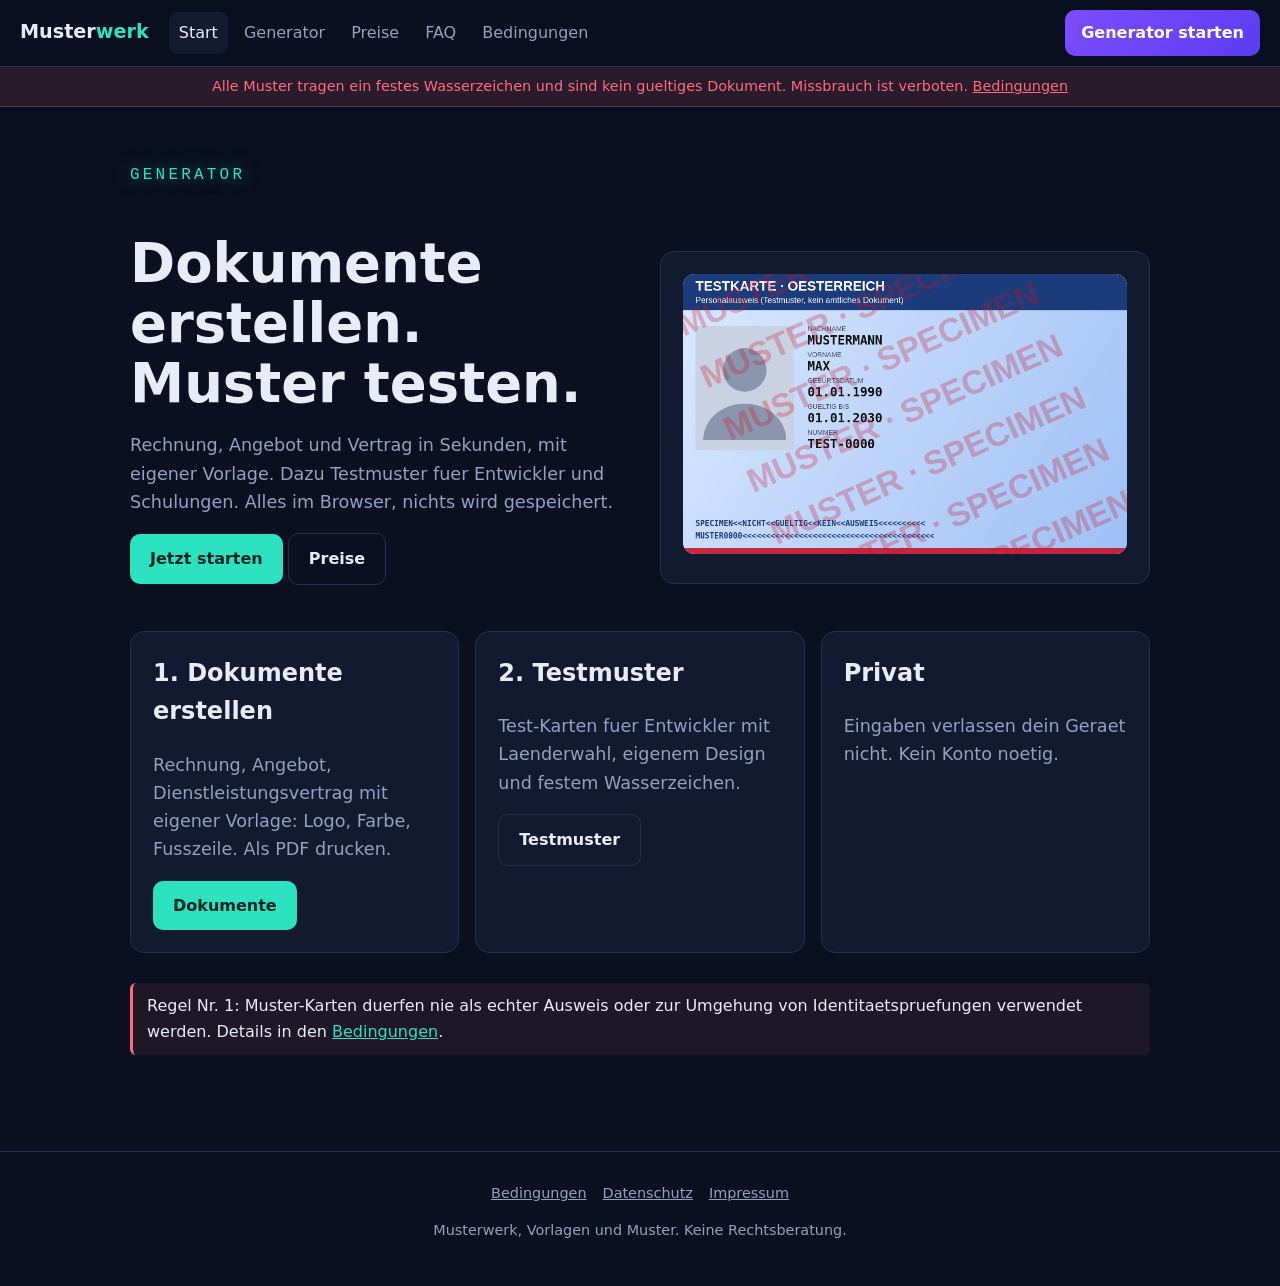
<file: index.html>
<!doctype html>
<html lang="de"><head><meta charset="utf-8"><meta name="viewport" content="width=device-width,initial-scale=1">
<meta name="robots" content="noindex">
<title>Musterwerk: Dokument-Generator und Muster-Karten</title>
<meta name="description" content="Rechnungen, Angebote und Vertraege erstellen, plus klar gekennzeichnete Muster-Ausweise fuer Tests und Schulungen.">
<link rel="stylesheet" href="style.css"></head><body>
<div id="nav"></div>
<main id="main">
<p class="neon">GENERATOR</p>
<section class="hero">
<div><h1>Dokumente erstellen. Muster testen.</h1>
<p class="sub">Rechnung, Angebot und Vertrag in Sekunden, mit eigener Vorlage. Dazu Testmuster fuer Entwickler und Schulungen. Alles im Browser, nichts wird gespeichert.</p>
<p><a class="btn" href="generator.html">Jetzt starten</a> <a class="btn alt" href="preise.html">Preise</a></p></div>
<div class="card"><canvas id="card" width="856" height="540" aria-label="Beispiel einer Muster-Karte"></canvas></div>
</section>
<div class="grid">
<div class="card"><h2 style="margin-top:0">1. Dokumente erstellen</h2><p class="sub">Rechnung, Angebot, Dienstleistungsvertrag mit eigener Vorlage: Logo, Farbe, Fusszeile. Als PDF drucken.</p><a class="btn" href="generator.html#doc">Dokumente</a></div>
<div class="card"><h2 style="margin-top:0">2. Testmuster</h2><p class="sub">Test-Karten fuer Entwickler mit Laenderwahl, eigenem Design und festem Wasserzeichen.</p><a class="btn alt" href="generator.html#card">Testmuster</a></div>
<div class="card"><h2 style="margin-top:0">Privat</h2><p class="sub">Eingaben verlassen dein Geraet nicht. Kein Konto noetig.</p></div>
</div>
<p class="note" style="margin-top:30px">Regel Nr. 1: Muster-Karten duerfen nie als echter Ausweis oder zur Umgehung von Identitaetspruefungen verwendet werden. Details in den <a href="bedingungen.html">Bedingungen</a>.</p>
</main>
<div id="foot"></div>
<script src="app.js"></script>
</body></html>
</file>
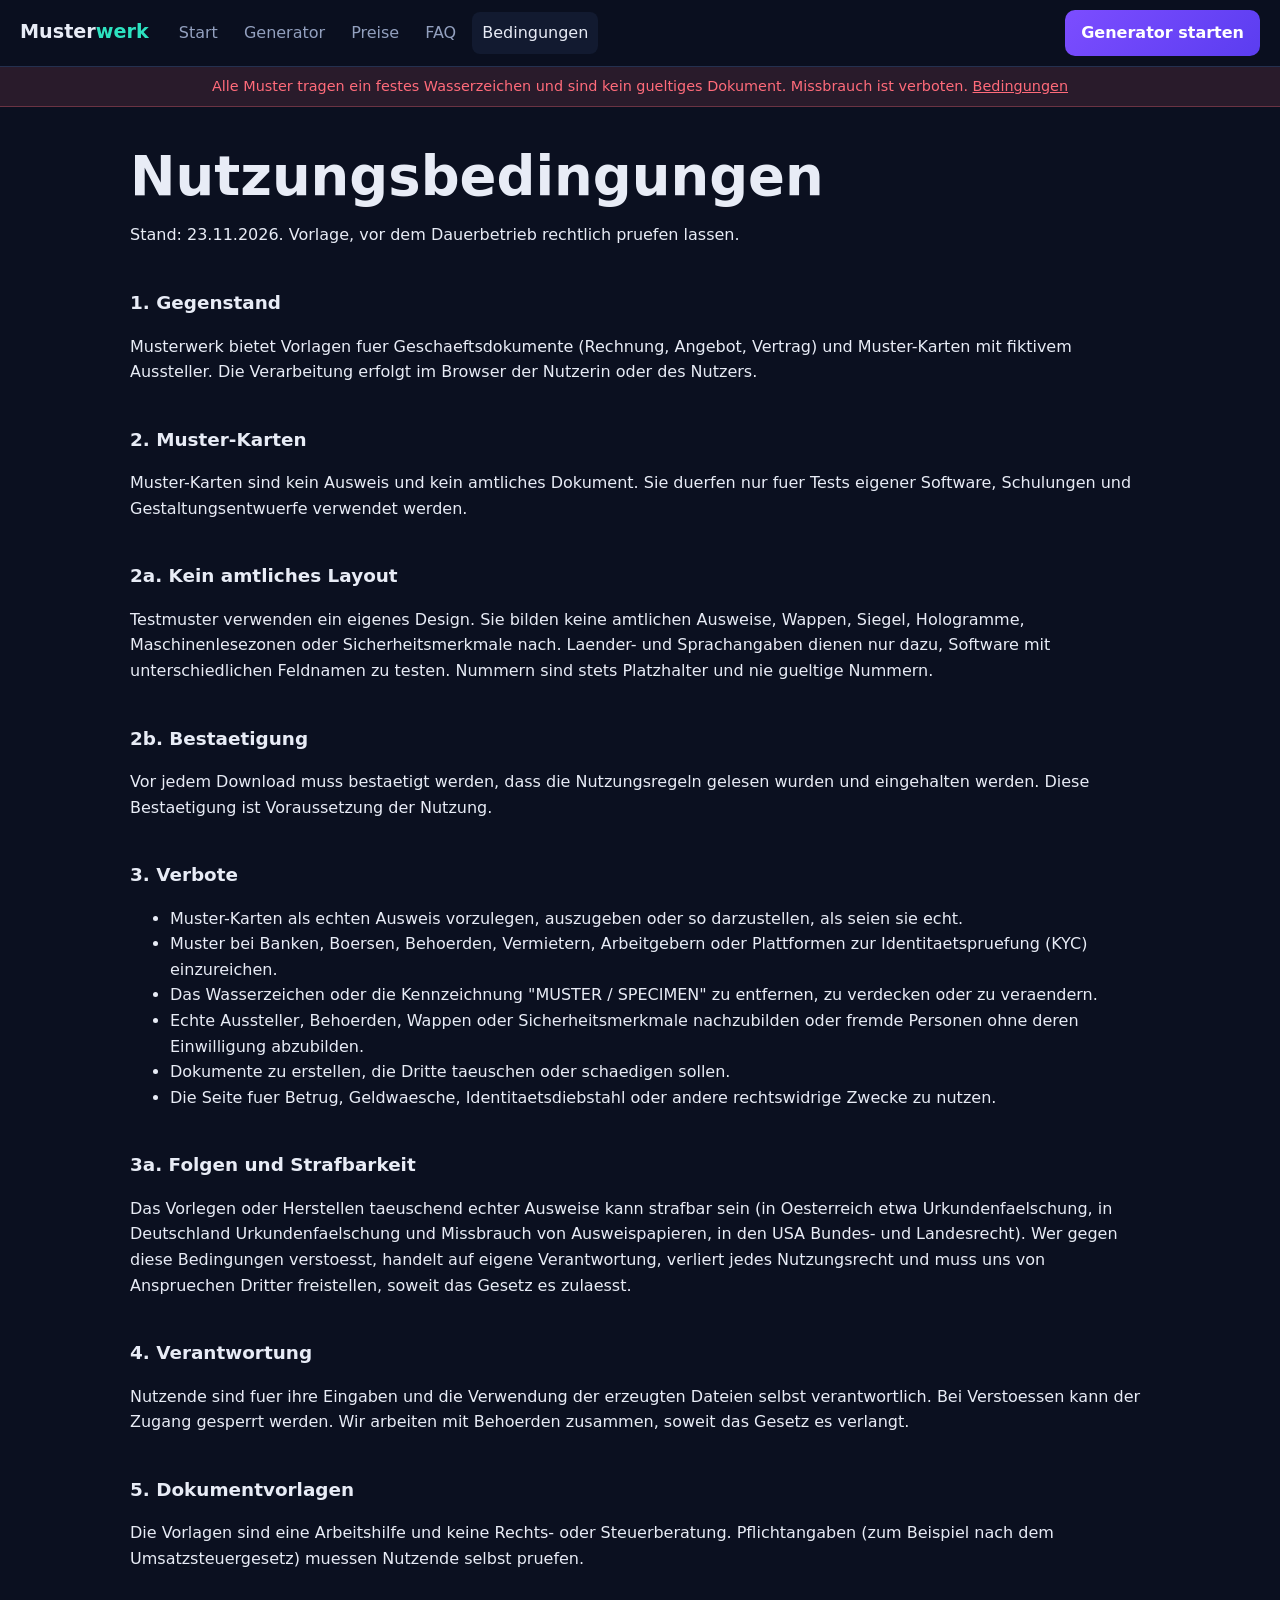
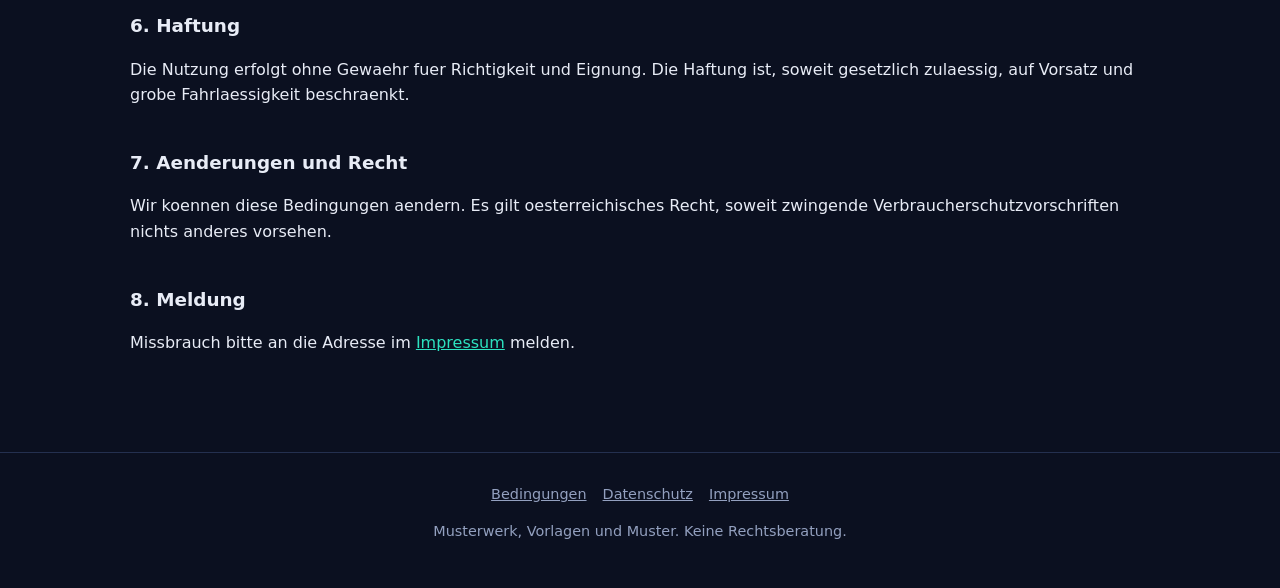
<file: bedingungen.html>
<!doctype html>
<html lang="de"><head><meta charset="utf-8"><meta name="viewport" content="width=device-width,initial-scale=1">
<meta name="robots" content="noindex">
<title>Nutzungsbedingungen | Musterwerk</title>
<link rel="stylesheet" href="style.css"></head><body>
<div id="nav"></div>
<main id="main" class="legal">
<h1>Nutzungsbedingungen</h1>
<p>Stand: 23.11.2026. Vorlage, vor dem Dauerbetrieb rechtlich pruefen lassen.</p>
<h2>1. Gegenstand</h2><p>Musterwerk bietet Vorlagen fuer Geschaeftsdokumente (Rechnung, Angebot, Vertrag) und Muster-Karten mit fiktivem Aussteller. Die Verarbeitung erfolgt im Browser der Nutzerin oder des Nutzers.</p>
<h2>2. Muster-Karten</h2><p>Muster-Karten sind kein Ausweis und kein amtliches Dokument. Sie duerfen nur fuer Tests eigener Software, Schulungen und Gestaltungsentwuerfe verwendet werden.</p>
<h2>2a. Kein amtliches Layout</h2><p>Testmuster verwenden ein eigenes Design. Sie bilden keine amtlichen Ausweise, Wappen, Siegel, Hologramme, Maschinenlesezonen oder Sicherheitsmerkmale nach. Laender- und Sprachangaben dienen nur dazu, Software mit unterschiedlichen Feldnamen zu testen. Nummern sind stets Platzhalter und nie gueltige Nummern.</p>
<h2>2b. Bestaetigung</h2><p>Vor jedem Download muss bestaetigt werden, dass die Nutzungsregeln gelesen wurden und eingehalten werden. Diese Bestaetigung ist Voraussetzung der Nutzung.</p>
<h2>3. Verbote</h2>
<ul>
<li>Muster-Karten als echten Ausweis vorzulegen, auszugeben oder so darzustellen, als seien sie echt.</li>
<li>Muster bei Banken, Boersen, Behoerden, Vermietern, Arbeitgebern oder Plattformen zur Identitaetspruefung (KYC) einzureichen.</li>
<li>Das Wasserzeichen oder die Kennzeichnung "MUSTER / SPECIMEN" zu entfernen, zu verdecken oder zu veraendern.</li>
<li>Echte Aussteller, Behoerden, Wappen oder Sicherheitsmerkmale nachzubilden oder fremde Personen ohne deren Einwilligung abzubilden.</li>
<li>Dokumente zu erstellen, die Dritte taeuschen oder schaedigen sollen.</li>
<li>Die Seite fuer Betrug, Geldwaesche, Identitaetsdiebstahl oder andere rechtswidrige Zwecke zu nutzen.</li>
</ul>
<h2>3a. Folgen und Strafbarkeit</h2><p>Das Vorlegen oder Herstellen taeuschend echter Ausweise kann strafbar sein (in Oesterreich etwa Urkundenfaelschung, in Deutschland Urkundenfaelschung und Missbrauch von Ausweispapieren, in den USA Bundes- und Landesrecht). Wer gegen diese Bedingungen verstoesst, handelt auf eigene Verantwortung, verliert jedes Nutzungsrecht und muss uns von Anspruechen Dritter freistellen, soweit das Gesetz es zulaesst.</p>
<h2>4. Verantwortung</h2><p>Nutzende sind fuer ihre Eingaben und die Verwendung der erzeugten Dateien selbst verantwortlich. Bei Verstoessen kann der Zugang gesperrt werden. Wir arbeiten mit Behoerden zusammen, soweit das Gesetz es verlangt.</p>
<h2>5. Dokumentvorlagen</h2><p>Die Vorlagen sind eine Arbeitshilfe und keine Rechts- oder Steuerberatung. Pflichtangaben (zum Beispiel nach dem Umsatzsteuergesetz) muessen Nutzende selbst pruefen.</p>
<h2>6. Haftung</h2><p>Die Nutzung erfolgt ohne Gewaehr fuer Richtigkeit und Eignung. Die Haftung ist, soweit gesetzlich zulaessig, auf Vorsatz und grobe Fahrlaessigkeit beschraenkt.</p>
<h2>7. Aenderungen und Recht</h2><p>Wir koennen diese Bedingungen aendern. Es gilt oesterreichisches Recht, soweit zwingende Verbraucherschutzvorschriften nichts anderes vorsehen.</p>
<h2>8. Meldung</h2><p>Missbrauch bitte an die Adresse im <a href="impressum.html">Impressum</a> melden.</p>
</main>
<div id="foot"></div><script src="app.js"></script></body></html>
</file>
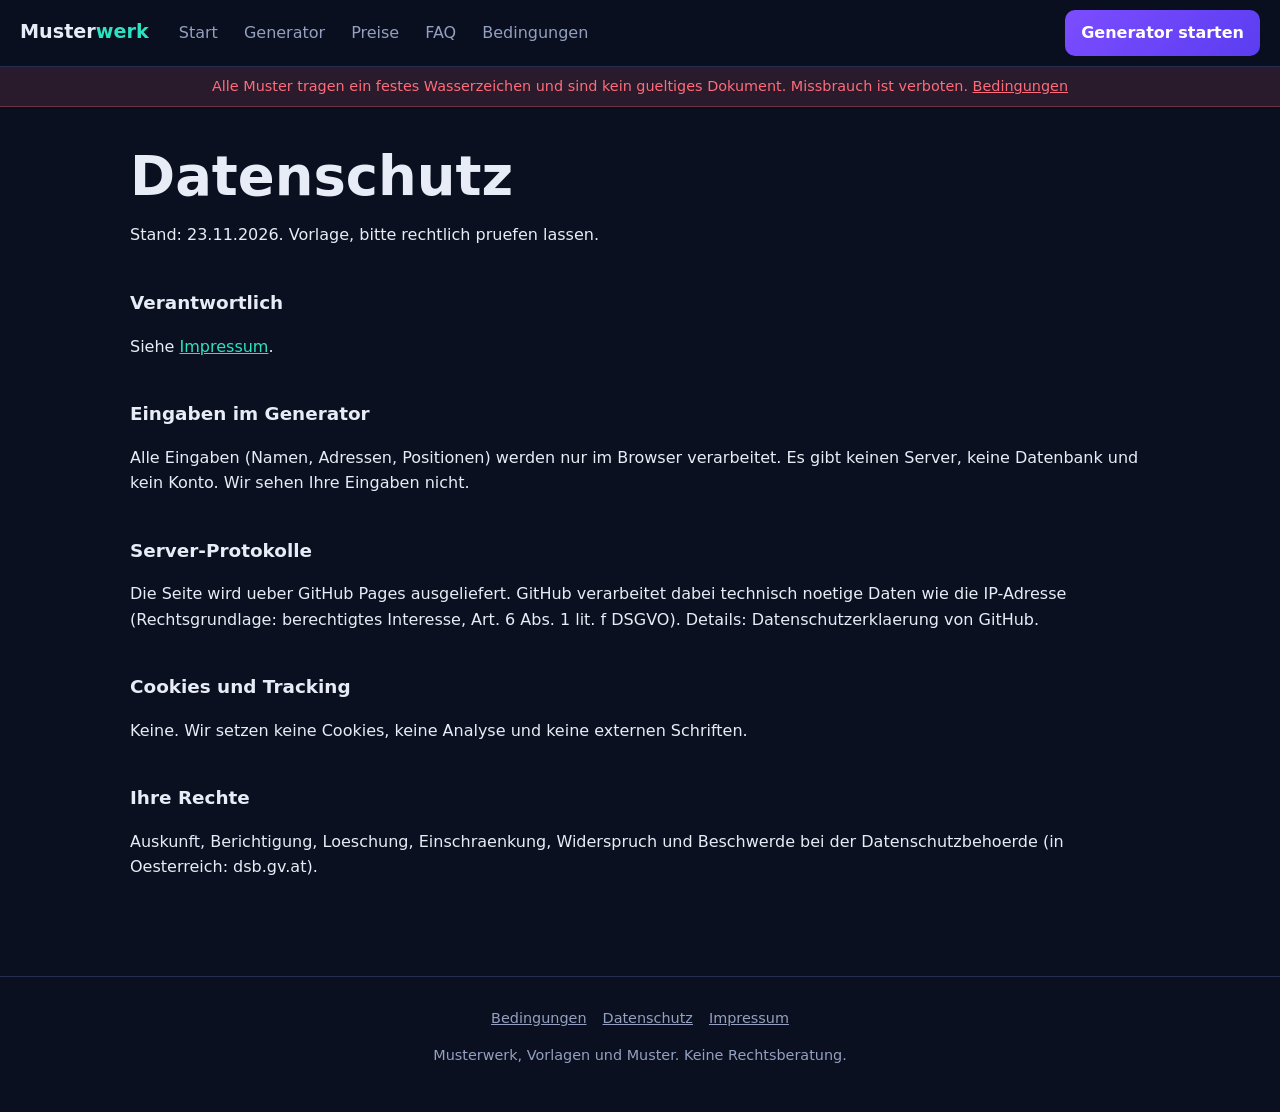
<file: datenschutz.html>
<!doctype html>
<html lang="de"><head><meta charset="utf-8"><meta name="viewport" content="width=device-width,initial-scale=1">
<meta name="robots" content="noindex">
<title>Datenschutz | Musterwerk</title>
<link rel="stylesheet" href="style.css"></head><body>
<div id="nav"></div>
<main id="main" class="legal">
<h1>Datenschutz</h1>
<p>Stand: 23.11.2026. Vorlage, bitte rechtlich pruefen lassen.</p>
<h2>Verantwortlich</h2><p>Siehe <a href="impressum.html">Impressum</a>.</p>
<h2>Eingaben im Generator</h2><p>Alle Eingaben (Namen, Adressen, Positionen) werden nur im Browser verarbeitet. Es gibt keinen Server, keine Datenbank und kein Konto. Wir sehen Ihre Eingaben nicht.</p>
<h2>Server-Protokolle</h2><p>Die Seite wird ueber GitHub Pages ausgeliefert. GitHub verarbeitet dabei technisch noetige Daten wie die IP-Adresse (Rechtsgrundlage: berechtigtes Interesse, Art. 6 Abs. 1 lit. f DSGVO). Details: Datenschutzerklaerung von GitHub.</p>
<h2>Cookies und Tracking</h2><p>Keine. Wir setzen keine Cookies, keine Analyse und keine externen Schriften.</p>
<h2>Ihre Rechte</h2><p>Auskunft, Berichtigung, Loeschung, Einschraenkung, Widerspruch und Beschwerde bei der Datenschutzbehoerde (in Oesterreich: dsb.gv.at).</p>
</main>
<div id="foot"></div><script src="app.js"></script></body></html>
</file>
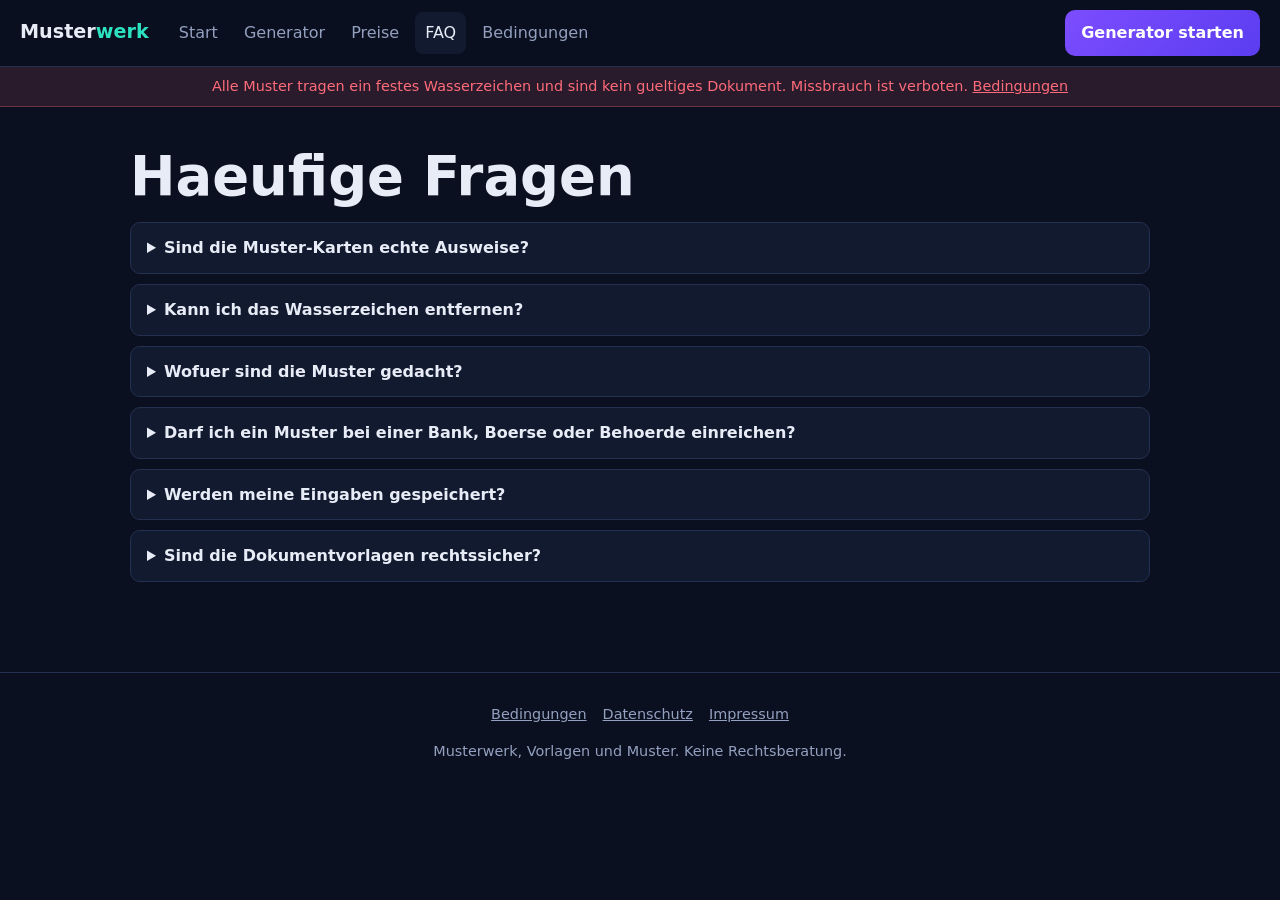
<file: faq.html>
<!doctype html>
<html lang="de"><head><meta charset="utf-8"><meta name="viewport" content="width=device-width,initial-scale=1">
<meta name="robots" content="noindex">
<title>FAQ | Musterwerk</title>
<link rel="stylesheet" href="style.css"></head><body>
<div id="nav"></div>
<main id="main">
<h1>Haeufige Fragen</h1>
<details><summary>Sind die Muster-Karten echte Ausweise?</summary><p>Nein. Sie haben ein eigenes Design ohne amtliches Layout, tragen ein festes Wasserzeichen "MUSTER / SPECIMEN" und sind kein gueltiges Dokument. Die Laenderwahl aendert nur Feldnamen und Sprache.</p></details>
<details><summary>Kann ich das Wasserzeichen entfernen?</summary><p>Nein, es ist Teil der Funktion. Es zu entfernen oder zu uebermalen ist nach den Bedingungen verboten.</p></details>
<details><summary>Wofuer sind die Muster gedacht?</summary><p>Fuer Tests eigener Apps (zum Beispiel Upload und Anzeige), fuer Schulungen und fuer Gestaltungsentwuerfe.</p></details>
<details><summary>Darf ich ein Muster bei einer Bank, Boerse oder Behoerde einreichen?</summary><p>Nein. Das waere Taeuschung und kann strafbar sein. Muster sind dafuer nie zulaessig.</p></details>
<details><summary>Werden meine Eingaben gespeichert?</summary><p>Nein. Alles wird im Browser berechnet und nicht an einen Server gesendet.</p></details>
<details><summary>Sind die Dokumentvorlagen rechtssicher?</summary><p>Sie sind eine Arbeitshilfe, keine Rechtsberatung. Lass wichtige Vertraege pruefen.</p></details>
</main>
<div id="foot"></div><script src="app.js"></script></body></html>
</file>
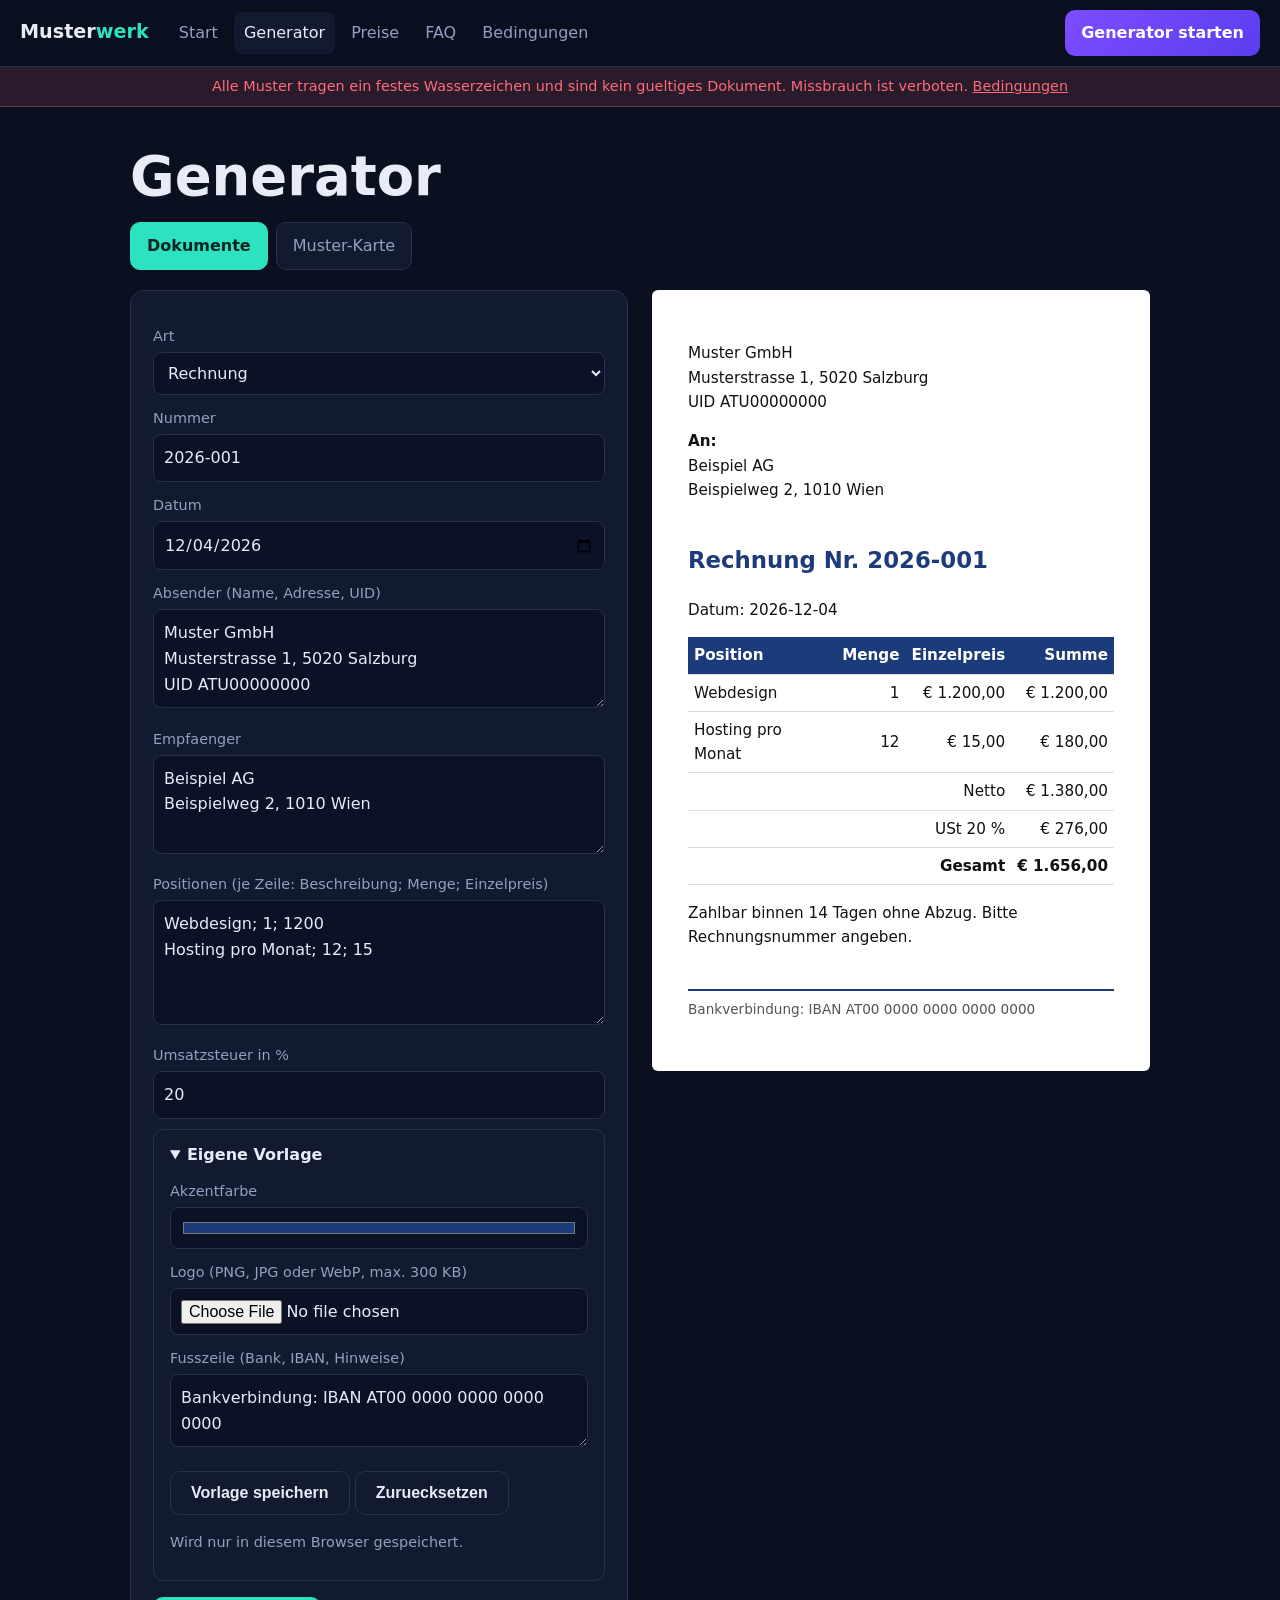
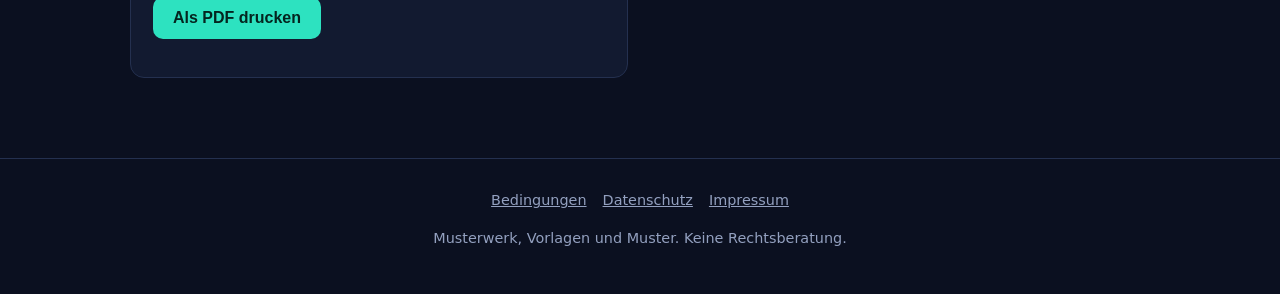
<file: generator.html>
<!doctype html>
<html lang="de"><head><meta charset="utf-8"><meta name="viewport" content="width=device-width,initial-scale=1">
<meta name="robots" content="noindex">
<title>Generator | Musterwerk</title>
<link rel="stylesheet" href="style.css"></head><body>
<div id="nav"></div>
<main id="main">
<h1>Generator</h1>
<div class="tabs" role="tablist">
<button role="tab" aria-selected="true" data-p="p-doc">Dokumente</button>
<button role="tab" aria-selected="false" data-p="p-card">Muster-Karte</button>
</div>

<section id="p-doc" class="two">
<form id="dform" class="card" onsubmit="return false">
<label for="dtype">Art</label><select id="dtype"><option value="rechnung">Rechnung</option><option value="angebot">Angebot</option><option value="vertrag">Dienstleistungsvertrag</option></select>
<label for="nr">Nummer</label><input id="nr" value="2026-001">
<label for="date">Datum</label><input id="date" type="date">
<label for="from">Absender (Name, Adresse, UID)</label><textarea id="from" rows="3">Muster GmbH
Musterstrasse 1, 5020 Salzburg
UID ATU00000000</textarea>
<label for="to">Empfaenger</label><textarea id="to" rows="3">Beispiel AG
Beispielweg 2, 1010 Wien</textarea>
<label for="items">Positionen (je Zeile: Beschreibung; Menge; Einzelpreis)</label>
<textarea id="items" rows="4">Webdesign; 1; 1200
Hosting pro Monat; 12; 15</textarea>
<label for="vat">Umsatzsteuer in %</label><input id="vat" type="number" value="20" min="0" max="30" step="0.5">
<details open><summary>Eigene Vorlage</summary>
<label for="accent">Akzentfarbe</label><input id="accent" type="color" value="#1c3b7a" style="height:42px">
<label for="logo">Logo (PNG, JPG oder WebP, max. 300 KB)</label><input id="logo" type="file" accept="image/png,image/jpeg,image/webp">
<label for="foot2">Fusszeile (Bank, IBAN, Hinweise)</label><textarea id="foot2" rows="2">Bankverbindung: IBAN AT00 0000 0000 0000 0000</textarea>
<p><button class="btn alt" id="tsave" type="button">Vorlage speichern</button> <button class="btn alt" id="treset" type="button">Zuruecksetzen</button></p>
<p class="sub" id="tmsg" role="status" style="font-size:.9rem">Wird nur in diesem Browser gespeichert.</p></details>
<p><button class="btn" id="print" type="button">Als PDF drucken</button></p>
</form>
<div id="doc" class="doc" aria-live="polite"></div>
</section>

<section id="p-card" class="two" hidden>
<form class="card" onsubmit="return false">
<p class="note">Eigenes Design, kein amtliches Layout, festes Wasserzeichen. Das Wasserzeichen laesst sich nicht abschalten. Nur fuer Tests und Schulungen.</p>
<label for="ctry">Land (Feldnamen und Sprache)</label><select id="ctry"><option value="AT">Oesterreich</option><option value="DE">Deutschland</option><option value="FI">Finnland</option><option value="US">USA</option></select>
<label for="kind">Karten-Art</label><select id="kind"><option>Personalausweis</option><option>Fuehrerschein</option><option>Aufenthaltskarte</option></select>
<label for="theme">Farbe</label><select id="theme"><option value="blau">Blau</option><option value="gruen">Gruen</option><option value="rot">Rot</option></select>
<label for="sn">Nachname</label><input id="sn" value="MUSTERMANN" maxlength="28">
<label for="gn">Vorname</label><input id="gn" value="MAX" maxlength="28">
<label for="bd">Geburtsdatum</label><input id="bd" value="01.01.1990" maxlength="28">
<label for="ex">Gueltig bis</label><input id="ex" value="01.01.2030" maxlength="28">
<p><label style="display:flex;gap:10px;align-items:flex-start;color:var(--text)"><input id="ok" type="checkbox" style="width:auto;margin-top:5px"><span>Ich nutze das Testmuster nur fuer Tests eigener Software, Schulungen oder Entwuerfe. Ich lege es nie als echten Ausweis vor, reiche es nie zur Identitaetspruefung ein und entferne das Wasserzeichen nicht. Ich habe die <a href="bedingungen.html" target="_blank" rel="noopener">Bedingungen</a> gelesen.</span></label></p>
<p id="okmsg" class="note" hidden role="alert">Bitte zuerst bestaetigen.</p>
<p><button class="btn" id="dl" type="button">Als PNG speichern</button></p>
</form>
<div class="card"><canvas id="card" width="856" height="540" aria-label="Vorschau der Muster-Karte"></canvas></div>
</section>
</main>
<div id="foot"></div>
<script src="app.js"></script>
</body></html>
</file>
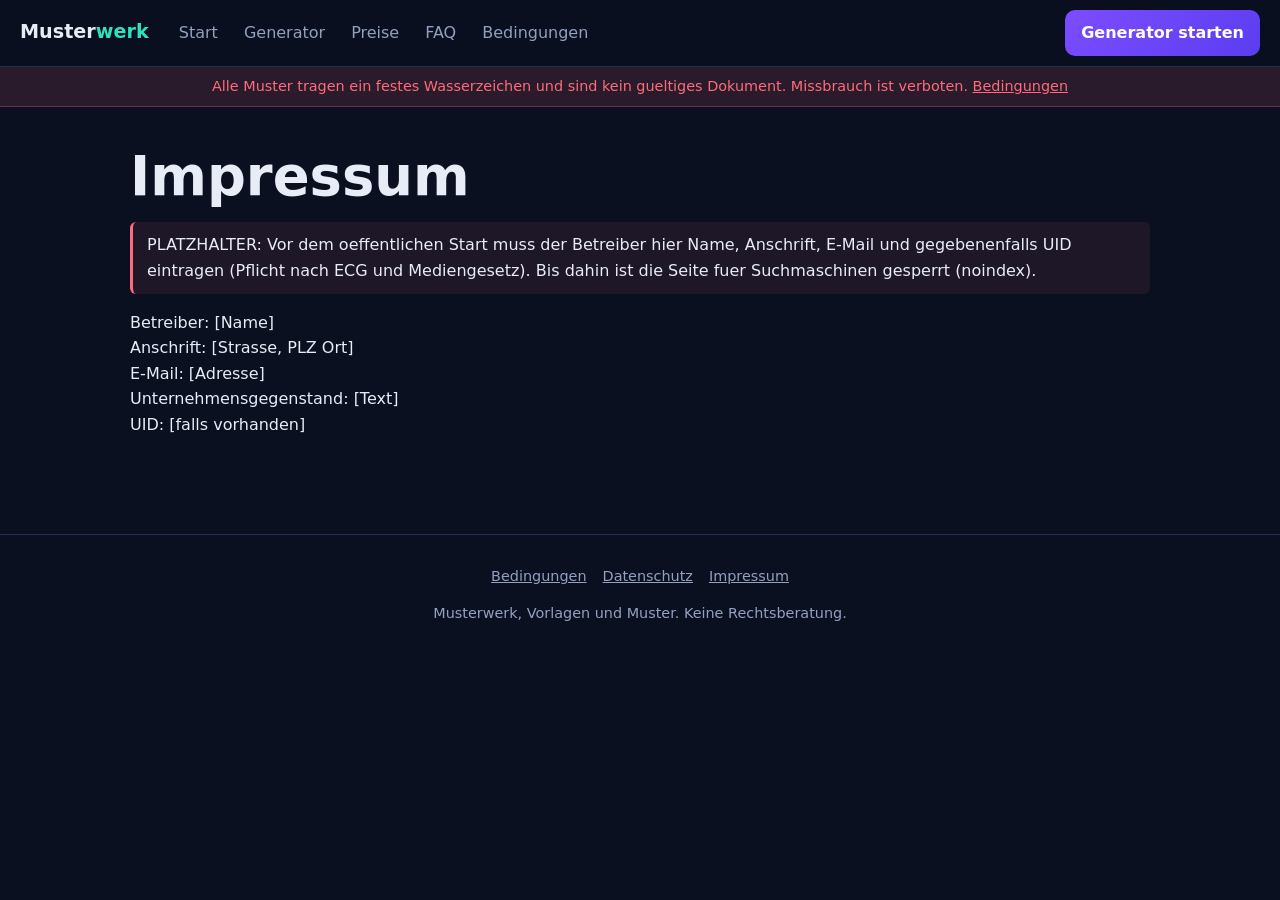
<file: impressum.html>
<!doctype html>
<html lang="de"><head><meta charset="utf-8"><meta name="viewport" content="width=device-width,initial-scale=1">
<meta name="robots" content="noindex">
<title>Impressum | Musterwerk</title>
<link rel="stylesheet" href="style.css"></head><body>
<div id="nav"></div>
<main id="main" class="legal">
<h1>Impressum</h1>
<p class="note">PLATZHALTER: Vor dem oeffentlichen Start muss der Betreiber hier Name, Anschrift, E-Mail und gegebenenfalls UID eintragen (Pflicht nach ECG und Mediengesetz). Bis dahin ist die Seite fuer Suchmaschinen gesperrt (noindex).</p>
<p>Betreiber: [Name]<br>Anschrift: [Strasse, PLZ Ort]<br>E-Mail: [Adresse]<br>Unternehmensgegenstand: [Text]<br>UID: [falls vorhanden]</p>
</main>
<div id="foot"></div><script src="app.js"></script></body></html>
</file>
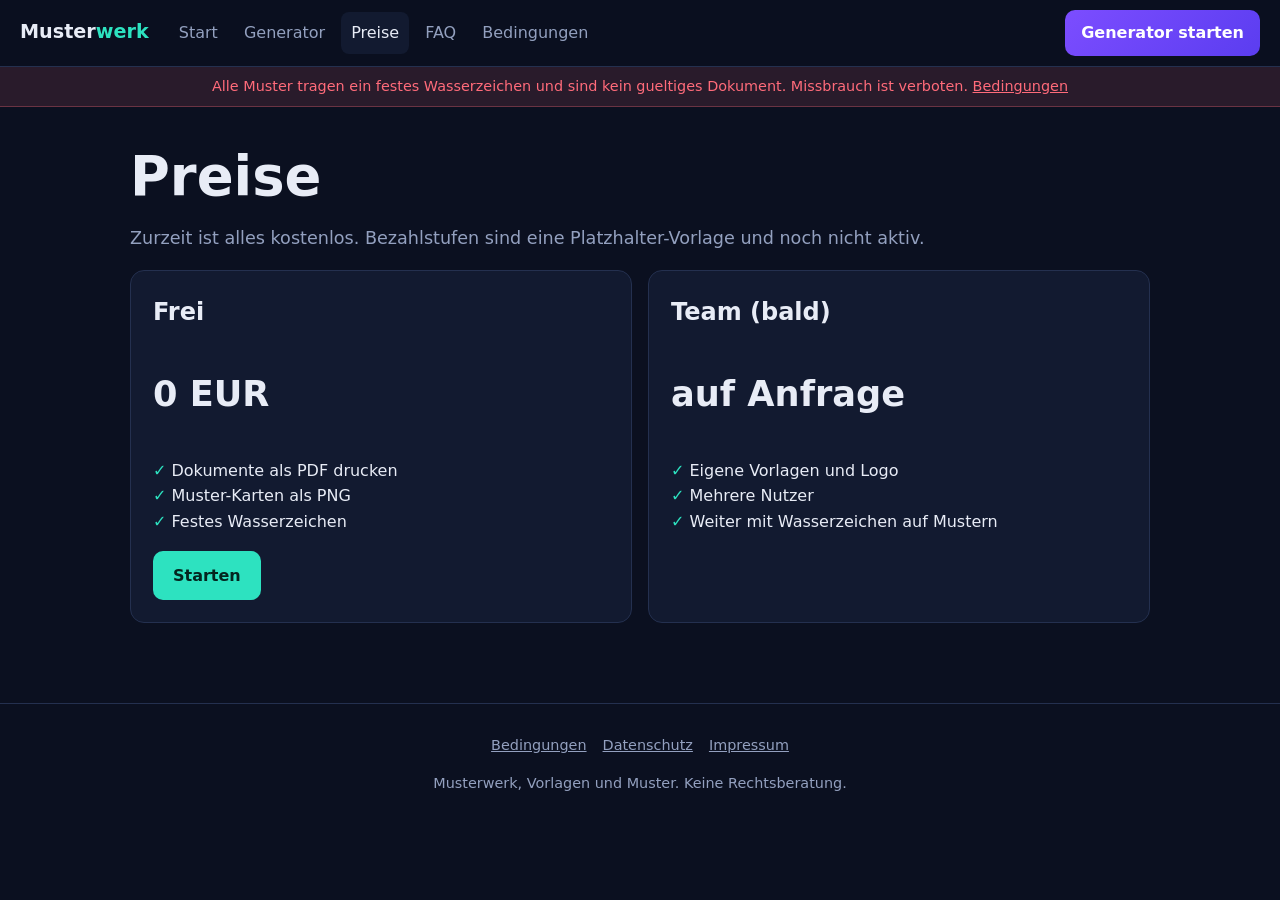
<file: preise.html>
<!doctype html>
<html lang="de"><head><meta charset="utf-8"><meta name="viewport" content="width=device-width,initial-scale=1">
<meta name="robots" content="noindex">
<title>Preise | Musterwerk</title>
<link rel="stylesheet" href="style.css"></head><body>
<div id="nav"></div>
<main id="main">
<h1>Preise</h1>
<p class="sub">Zurzeit ist alles kostenlos. Bezahlstufen sind eine Platzhalter-Vorlage und noch nicht aktiv.</p>
<div class="grid">
<div class="card"><h2 style="margin-top:0">Frei</h2><p class="price">0 EUR</p><ul class="check"><li>Dokumente als PDF drucken</li><li>Muster-Karten als PNG</li><li>Festes Wasserzeichen</li></ul><a class="btn" href="generator.html">Starten</a></div>
<div class="card"><h2 style="margin-top:0">Team (bald)</h2><p class="price">auf Anfrage</p><ul class="check"><li>Eigene Vorlagen und Logo</li><li>Mehrere Nutzer</li><li>Weiter mit Wasserzeichen auf Mustern</li></ul></div>
</div>
</main>
<div id="foot"></div><script src="app.js"></script></body></html>
</file>
<file: style.css>
:root{--bg:#0b1020;--bg2:#121a30;--line:#24304f;--text:#e8ecf6;--mute:#93a0bf;--neon:#2de2c0;--violet:#7c4dff;--warn:#ff6b7a}
*{box-sizing:border-box}
[hidden]{display:none!important}
html{scroll-behavior:smooth}
body{margin:0;background:var(--bg);color:var(--text);font:16px/1.6 system-ui,-apple-system,"Segoe UI",Roboto,sans-serif}
a{color:var(--neon)}
.skip{position:absolute;left:-999px}.skip:focus{left:8px;top:8px;background:#000;padding:8px;z-index:99}
header.nav{position:sticky;top:0;z-index:10;display:flex;align-items:center;gap:6px;flex-wrap:wrap;padding:10px 20px;background:rgba(11,16,32,.9);backdrop-filter:blur(10px);border-bottom:1px solid var(--line)}
.logo{font-weight:800;font-size:1.2rem;color:var(--text);text-decoration:none;margin-right:14px}
.logo b{color:var(--neon)}
header.nav a.l{color:var(--mute);text-decoration:none;padding:8px 10px;border-radius:8px}
header.nav a.l:hover,header.nav a.l[aria-current]{color:var(--text);background:var(--bg2)}
.cta{margin-left:auto;background:linear-gradient(135deg,var(--violet),#5b3df0);color:#fff!important;padding:10px 16px;border-radius:10px;text-decoration:none;font-weight:600}
.banner{background:rgba(255,107,122,.12);color:var(--warn);text-align:center;padding:8px 16px;font-size:.9rem;border-bottom:1px solid rgba(255,107,122,.3)}
main{max-width:1060px;margin:0 auto;padding:40px 20px 80px}
h1{font-size:clamp(2rem,5vw,3.4rem);line-height:1.1;margin:0 0 16px}
h2{margin-top:40px}
.neon{color:var(--neon);text-shadow:0 0 18px rgba(45,226,192,.55);font-family:ui-monospace,Consolas,monospace;letter-spacing:.2em}
.hero{display:grid;grid-template-columns:1fr 1fr;gap:40px;align-items:center;padding:30px 0}
@media(max-width:800px){.hero,.two{grid-template-columns:1fr!important}}
.sub{color:var(--mute);font-size:1.1rem}
.btn{display:inline-block;border:0;cursor:pointer;background:var(--neon);color:#04251f;font-weight:700;padding:12px 20px;border-radius:10px;text-decoration:none;font-size:1rem}
.btn.alt{background:transparent;color:var(--text);border:1px solid var(--line)}
.btn:focus-visible,input:focus-visible,select:focus-visible,textarea:focus-visible,a:focus-visible,summary:focus-visible{outline:2px solid var(--neon);outline-offset:2px}
.card{background:var(--bg2);border:1px solid var(--line);border-radius:14px;padding:22px}
.grid{display:grid;grid-template-columns:repeat(auto-fit,minmax(240px,1fr));gap:16px}
.price{font-size:2.2rem;font-weight:800}
ul.check{list-style:none;padding:0}ul.check li:before{content:"\2713  ";color:var(--neon)}
label{display:block;margin:12px 0 4px;color:var(--mute);font-size:.9rem}
input,select,textarea{width:100%;background:#0b1226;color:var(--text);border:1px solid var(--line);border-radius:8px;padding:10px;font:inherit}
.two{display:grid;grid-template-columns:1fr 1fr;gap:24px;align-items:start}
.tabs{display:flex;gap:8px;margin-bottom:20px;flex-wrap:wrap}
.tabs button{background:var(--bg2);color:var(--mute);border:1px solid var(--line);padding:10px 16px;border-radius:10px;cursor:pointer;font:inherit}
.tabs button[aria-selected=true]{color:#04251f;background:var(--neon);border-color:var(--neon);font-weight:700}
canvas{max-width:100%;height:auto;border-radius:12px;background:#fff}
.doc{background:#fff;color:#111;padding:36px;border-radius:6px;font-size:.95rem}
.doc table{width:100%;border-collapse:collapse}.doc th,.doc td{padding:6px;border-bottom:1px solid #ddd;text-align:left}
.doc .r{text-align:right}
details{background:var(--bg2);border:1px solid var(--line);border-radius:10px;padding:12px 16px;margin:10px 0}
summary{cursor:pointer;font-weight:600}
.note{border-left:3px solid var(--warn);padding:10px 14px;background:rgba(255,107,122,.08);color:var(--text);border-radius:6px}
footer{border-top:1px solid var(--line);color:var(--mute);text-align:center;padding:30px 20px;font-size:.9rem}
footer a{color:var(--mute);margin:0 8px}
.legal h2{font-size:1.15rem}
@media print{body *{visibility:hidden}.doc,.doc *{visibility:visible}.doc{position:absolute;left:0;top:0;width:100%}}
@media(prefers-reduced-motion:reduce){html{scroll-behavior:auto}}
</file>
